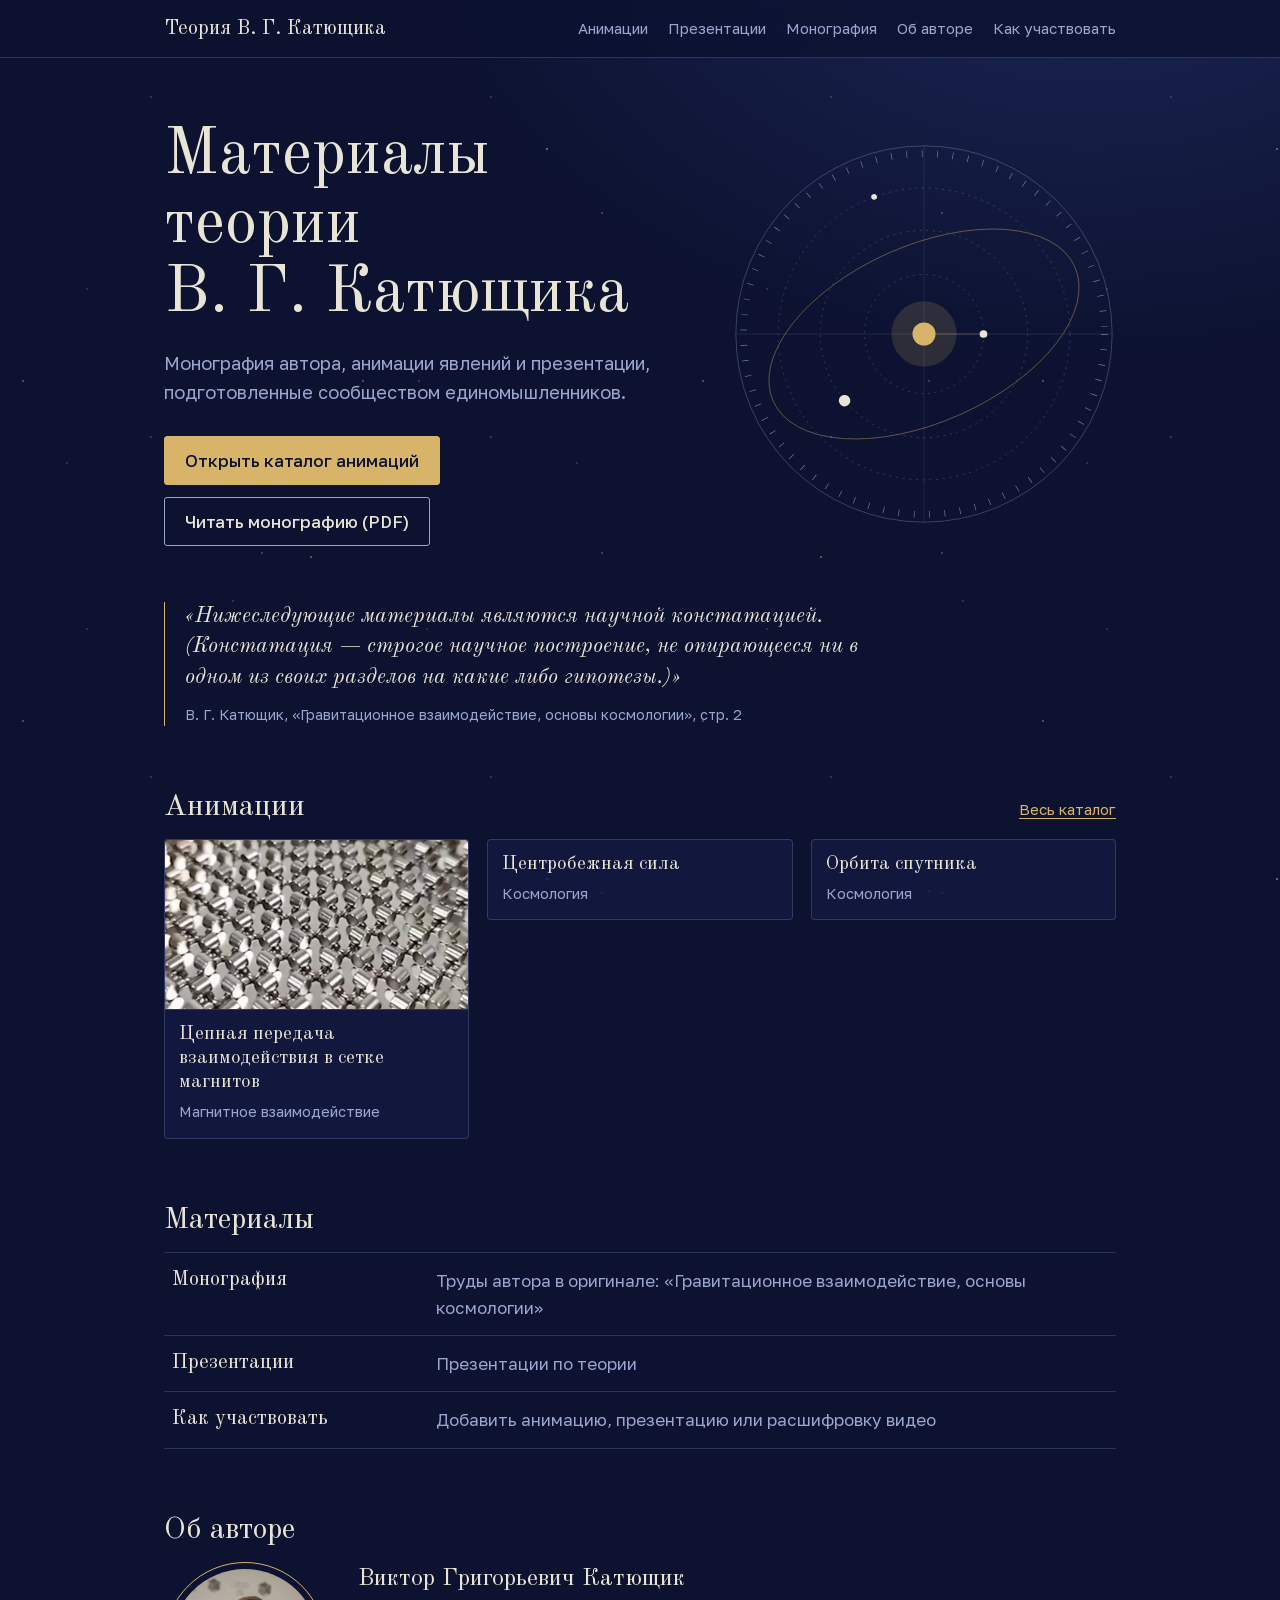
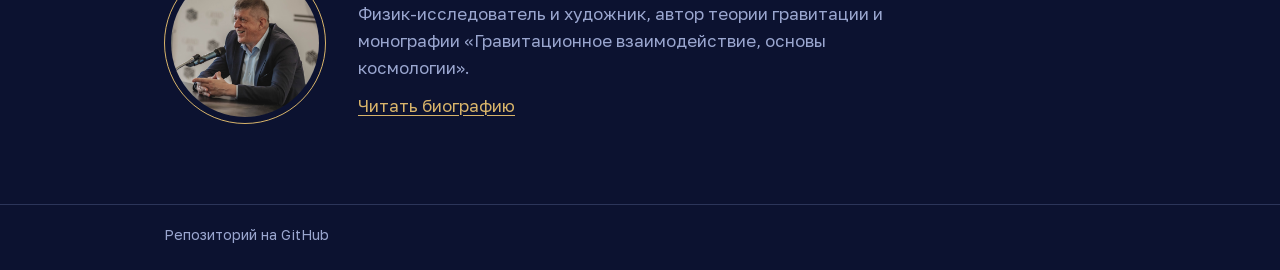
<file: index.html>
<!DOCTYPE html>
<html lang="ru">
<head>
  <meta charset="utf-8">
  <meta name="viewport" content="width=device-width, initial-scale=1">
  <title>Материалы теории В. Г. Катющика</title>
  <meta name="description" content="Монография В. Г. Катющика, анимации явлений и презентации по теории.">
  <link rel="stylesheet" href="animations/shared/style.css">
</head>
<body>
<main>
  <section class="hero">
    <div>
      <h1>Материалы теории В.&nbsp;Г.&nbsp;Катющика</h1>
      <p class="hero-lead">Монография автора, анимации явлений и презентации, подготовленные сообществом единомышленников.</p>
      <div class="actions">
        <a class="button button-primary" href="animations/index.html">Открыть каталог анимаций</a>
        <a class="button" href="sources/monograph/gravitatsionnoe-vzaimodeystvie-osnovy-kosmologii.pdf">Читать монографию (PDF)</a>
      </div>
    </div>
    <div class="hero-figure" aria-hidden="true">
      <!-- Декоративная схема орбит; к положениям теории не относится. -->
      <svg class="orbits" viewBox="-200 -200 400 400" role="presentation">
        <circle class="ring" r="196"/>
        <circle class="ticks" r="188"/>
        <line class="axis" x1="-196" y1="0" x2="196" y2="0"/>
        <line class="axis" x1="0" y1="-196" x2="0" y2="196"/>
        <circle class="path" r="62"/>
        <circle class="path" r="108"/>
        <circle class="path" r="152"/>
        <ellipse class="ellipse" rx="172" ry="92" transform="rotate(-24)"/>
        <circle class="glow" r="34"/>
        <circle class="sun" r="12"/>
        <g class="turn turn-a"><line class="radius" x1="12" y1="0" x2="62" y2="0"/><circle class="body" cx="62" r="4"/></g>
        <g class="turn turn-b"><g transform="rotate(140)"><circle class="body" cx="108" r="6"/></g></g>
        <g class="turn turn-c"><g transform="rotate(250)"><circle class="body" cx="152" r="3"/></g></g>
      </svg>
    </div>
  </section>

  <blockquote class="epigraph">
    <p>«Нижеследующие материалы являются научной констатацией. (Констатация — строгое научное построение, не опирающееся ни в одном из своих разделов на какие либо гипотезы.)»</p>
    <footer>В. Г. Катющик, «Гравитационное взаимодействие, основы космологии», стр. 2</footer>
  </blockquote>

  <section class="section">
    <div class="section-head">
      <h2>Анимации</h2>
      <a href="animations/index.html">Весь каталог</a>
    </div>
    <ul class="cards" id="featured">
      <li><a class="card" href="animations/index.html"><div class="card-body">
        <p class="card-title">Каталог анимаций</p>
        <p class="card-text">Интерактивные и gif-иллюстрации явлений по темам.</p>
      </div></a></li>
    </ul>
  </section>

  <section class="section">
    <div class="section-head"><h2>Материалы</h2></div>
    <ul class="index-list">
      <li><a href="view.html?file=sources/monograph/README.md">
        <span class="index-title">Монография</span>
        <span class="index-note">Труды автора в оригинале: «Гравитационное взаимодействие, основы космологии»</span>
      </a></li>
      <li><a href="view.html?file=presentations/README.md">
        <span class="index-title">Презентации</span>
        <span class="index-note">Презентации по теории</span>
      </a></li>
      <li><a href="view.html?file=CONTRIBUTING.md">
        <span class="index-title">Как участвовать</span>
        <span class="index-note">Добавить анимацию, презентацию или расшифровку видео</span>
      </a></li>
    </ul>
  </section>

  <section class="section">
    <div class="section-head"><h2>Об авторе</h2></div>
    <div class="author">
      <img src="author.jpg" alt="Виктор Григорьевич Катющик" loading="lazy">
      <div>
        <h3>Виктор Григорьевич Катющик</h3>
        <p>Физик-исследователь и художник, автор теории гравитации и монографии «Гравитационное взаимодействие, основы космологии».</p>
        <a href="view.html?file=author.md">Читать биографию</a>
      </div>
    </div>
  </section>
</main>
<script src="animations/shared/site.js"></script>
<script>
// Блок «Анимации»: до трёх явлений из каталога (сначала с картинкой).
(function () {
  var list = document.getElementById('featured');

  function el(tag, className, text) {
    var node = document.createElement(tag);
    if (className) node.className = className;
    if (text) node.textContent = text;
    return node;
  }

  function card(item) {
    var base = 'animations/' + item.path + '/';
    var a = el('a', 'card');
    a.href = base + (item.interactive ? 'index.html' : item.gifs[0]);
    if (item.preview) {
      var preview = el('div', 'card-preview');
      var img = el('img');
      img.src = base + item.preview;
      img.alt = '';
      img.loading = 'lazy';
      preview.appendChild(img);
      a.appendChild(preview);
    }
    var body = el('div', 'card-body');
    body.appendChild(el('p', 'card-title', item.title));
    body.appendChild(el('p', 'card-text', item.topics.join(' / ')));
    a.appendChild(body);
    var li = el('li');
    li.appendChild(a);
    return li;
  }

  fetch('animations/catalog.json')
    .then(function (response) { return response.ok ? response.json() : []; })
    .then(function (items) {
      items = items.filter(function (item) { return item.path.indexOf('examples/') !== 0; });
      if (!items.length) return;
      items.sort(function (a, b) { return Boolean(b.preview) - Boolean(a.preview); });
      list.textContent = '';
      items.slice(0, 3).forEach(function (item) { list.appendChild(card(item)); });
    })
    .catch(function () {});
})();
</script>
</body>
</html>
</file>
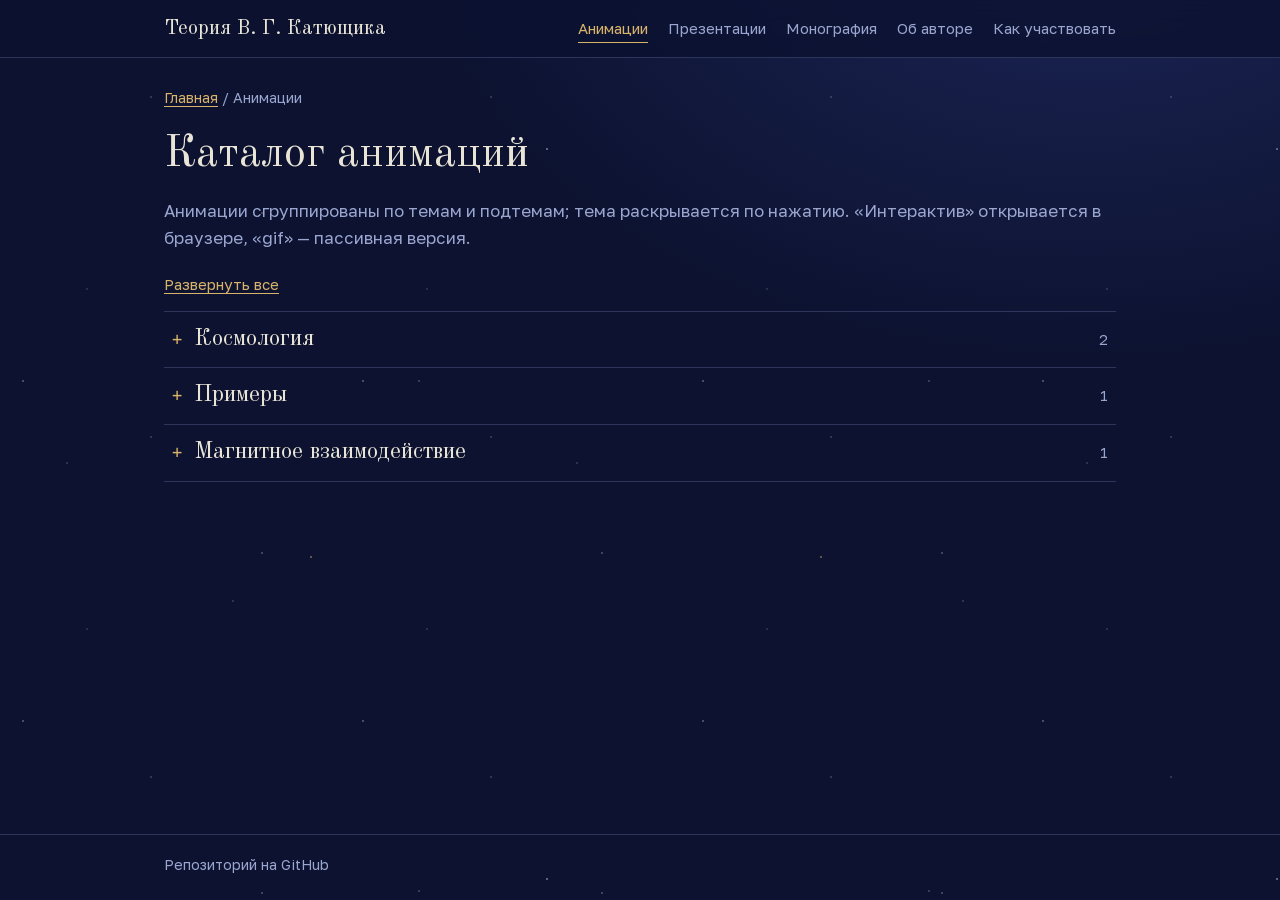
<file: animations/index.html>
<!DOCTYPE html>
<html lang="ru">
<head>
  <meta charset="utf-8">
  <meta name="viewport" content="width=device-width, initial-scale=1">
  <title>Каталог анимаций</title>
  <link rel="stylesheet" href="shared/style.css">
</head>
<body>
<main>
  <p class="breadcrumbs"><a href="../index.html">Главная</a> / Анимации</p>
  <h1>Каталог анимаций</h1>
  <p class="muted">Анимации сгруппированы по темам и подтемам; тема раскрывается по нажатию. «Интерактив» открывается в браузере, «gif» — пассивная версия.</p>
  <div id="catalog"><p class="muted">Загрузка каталога…</p></div>
</main>
<script src="shared/site.js"></script>
<script>
// Каталог читается из catalog.json; файл пересобирается скриптом build-catalog.py.
(function () {
  var root = document.getElementById('catalog');

  function el(tag, className, text) {
    var node = document.createElement(tag);
    if (className) node.className = className;
    if (text) node.textContent = text;
    return node;
  }

  function card(item) {
    var link = el('a', 'card');
    link.href = item.interactive ? item.path + '/index.html' : item.path + '/' + item.gifs[0];

    if (item.preview) {
      var preview = el('div', 'card-preview');
      var img = el('img');
      // Картинка подгружается только при раскрытии темы (см. loadImages).
      img.dataset.src = item.path + '/' + item.preview;
      img.alt = '';
      img.loading = 'lazy';
      preview.appendChild(img);
      link.appendChild(preview);
    }

    var body = el('div', 'card-body');
    body.appendChild(el('p', 'card-title', item.title));
    var badges = el('p', 'card-text');
    if (item.interactive) badges.appendChild(el('span', 'badge badge-interactive', 'интерактив'));
    if (item.gifs.length) badges.appendChild(el('span', 'badge badge-gif', 'gif'));
    body.appendChild(badges);
    link.appendChild(body);

    var li = el('li');
    li.appendChild(link);
    return li;
  }

  function render(items) {
    root.textContent = '';
    if (!items.length) {
      root.appendChild(el('p', 'muted', 'Анимаций пока нет.'));
      return;
    }
    var toggle = el('button', 'toggle-all', 'Развернуть все');
    toggle.type = 'button';
    root.appendChild(toggle);

    // Каждая тема — сворачиваемый блок; по умолчанию свёрнут.
    var groups = [];
    var list;
    var count;
    var topic = null;
    items.forEach(function (item) {
      // Темы могут быть вложенными: «Тема / Подтема».
      var heading = item.topics.join(' / ');
      if (heading !== topic) {
        topic = heading;
        var group = el('details', 'topic');
        var summary = el('summary');
        summary.appendChild(el('span', 'topic-title', topic));
        count = el('span', 'topic-count', '0');
        summary.appendChild(count);
        group.appendChild(summary);
        list = el('ul', 'cards');
        group.appendChild(list);
        group.addEventListener('toggle', function () {
          if (group.open) loadImages(group);
          updateToggle();
        });
        groups.push(group);
        root.appendChild(group);
      }
      list.appendChild(card(item));
      count.textContent = Number(count.textContent) + 1;
    });

    function allOpen() {
      return groups.every(function (group) { return group.open; });
    }

    function updateToggle() {
      toggle.textContent = allOpen() ? 'Свернуть все' : 'Развернуть все';
    }

    toggle.addEventListener('click', function () {
      var open = !allOpen();
      groups.forEach(function (group) { group.open = open; });
    });
  }

  function loadImages(group) {
    group.querySelectorAll('img[data-src]').forEach(function (img) {
      img.src = img.dataset.src;
      img.removeAttribute('data-src');
    });
  }

  fetch('catalog.json')
    .then(function (response) {
      if (!response.ok) throw new Error('HTTP ' + response.status);
      return response.json();
    })
    .then(render)
    .catch(function (error) {
      root.textContent = '';
      root.appendChild(el('p', 'notice',
        'Не удалось загрузить catalog.json (' + error.message + '). ' +
        'Страницу нужно открывать через веб-сервер, а не как локальный файл.'));
    });
})();
</script>
</body>
</html>
</file>
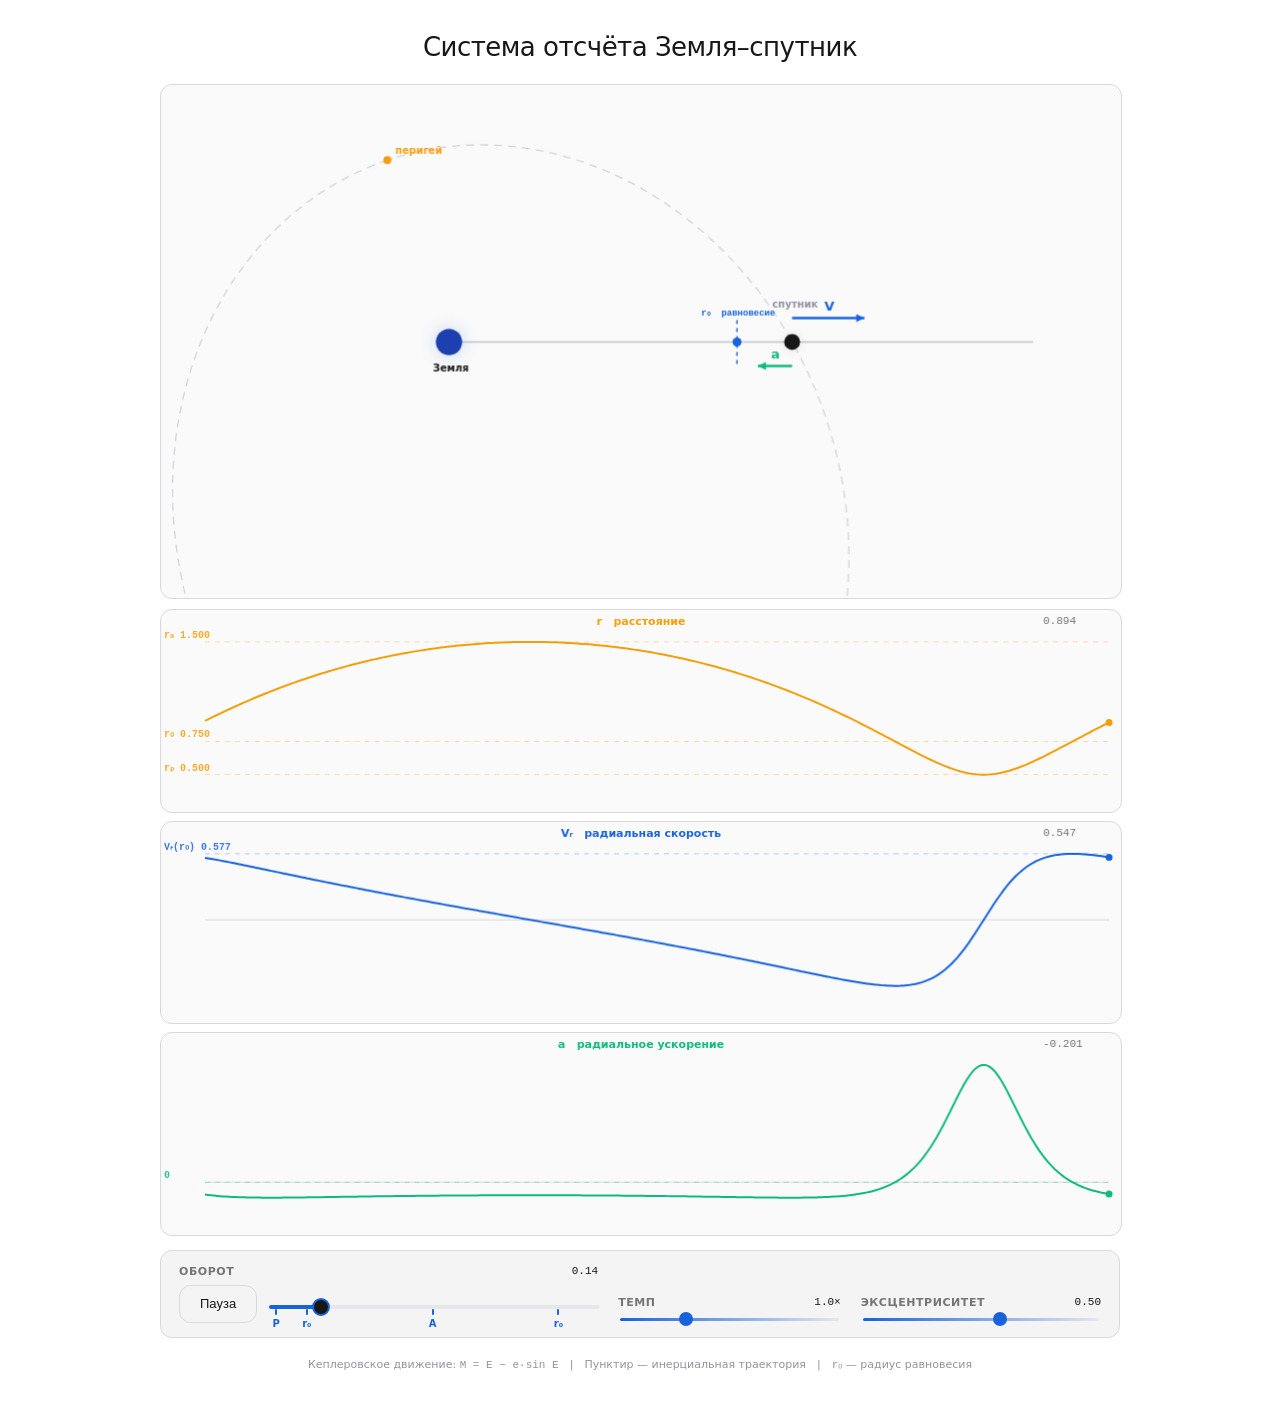
<file: animations/cosmology/satellite-orbit/index.html>
<!DOCTYPE html>
<html lang="ru">
<head>
  <meta charset="utf-8">
  <meta name="viewport" content="width=device-width,initial-scale=1.0">
  <title>Орбита спутника</title>
</head>
<body>
<div id="app">
  <header>
    <h1>Система отсчёта Земля–спутник</h1>
  </header>

  <canvas id="scene" width="900" height="480"></canvas>

  <div class="plots">
    <canvas id="pR" width="560" height="116"></canvas>
    <canvas id="pV" width="560" height="116"></canvas>
    <canvas id="pA" width="560" height="116"></canvas>
  </div>

  <div class="bar">
    <div class="tl">
      <div class="bar-label">Оборот <span class="val mono" id="tlPos">0.00</span></div>
      <div class="tl-row">
        <button id="play" class="play">Пауза</button>
        <div class="tl-wrap">
          <input id="scrub" type="range" min="0" max="1000" step="1" value="0">
          <div class="tl-marks" id="tlMarks"></div>
        </div>
      </div>
    </div>
    <div class="ctl">
      <div class="bar-label">Темп <span class="val mono" id="spVal">1.0×</span></div>
      <input id="sp" type="range" min="0.2" max="3" step="0.1" value="1">
    </div>
    <div class="ctl">
      <div class="bar-label">Эксцентриситет <span class="val mono" id="eVal">0.50</span></div>
      <input id="e" type="range" min="0" max="0.85" step="0.01" value="0.5">
    </div>
  </div>

  <footer class="foot">Кеплеровское движение: <span class="mono">M = E − e·sin E</span> | Пунктир — инерциальная траектория | <span class="mono">r₀</span> — радиус равновесия</footer>
</div>

<style>
  :root{
    --bg:#fff;--panel:#fafafa;--elevated:#f4f4f5;
    --border:#d9d9dd;--ink:#171717;--dim:#93939f;--muted:#757575;
    --accent:#1863dc;
  }
  #app{
    font-family:system-ui,-apple-system,'Segoe UI',Roboto,sans-serif;color:var(--ink);
    background:var(--bg);padding:24px 20px;max-width:960px;margin:0 auto}
  h1{font-family:system-ui,-apple-system,'Segoe UI',Roboto,sans-serif;font-size:26px;font-weight:500;
    margin:0 0 22px;letter-spacing:-0.02em;text-align:center;color:var(--ink)}
  .mono{font-family:ui-monospace,SFMono-Regular,Menlo,Consolas,monospace;font-weight:400}
  .foot{font-size:11px;font-weight:400;color:var(--dim);line-height:1.6;margin-top:18px;text-align:center}

  /* ---- Control bar ---- */
  .bar{display:flex;flex-wrap:wrap;gap:14px 20px;align-items:end;
    background:var(--elevated);border:1px solid var(--border);
    border-radius:12px;padding:14px 18px;margin-top:14px}
  .bar>*{min-width:0}
  .bar-label{font-size:11px;font-weight:600;color:var(--muted);
    text-transform:uppercase;letter-spacing:0.05em;
    display:flex;justify-content:space-between;margin-bottom:7px}
  .bar-label .val{color:var(--ink);font-weight:500;text-transform:none;letter-spacing:0}
  .ctl{display:flex;flex-direction:column;min-width:110px;flex:1 1 auto}
  .tl{display:flex;flex-direction:column;flex:2 1 240px}
  .tl-row{display:flex;align-items:center;gap:10px}

  /* ---- Scrubber ---- */
  .tl-wrap{position:relative;flex:1}
  .tl-wrap input{width:100%}
  .tl #scrub{height:4px;border-radius:2px;
    background:linear-gradient(90deg,var(--accent) 0%,var(--accent) var(--prog,0%),#e5e7eb var(--prog,0%))}
  .tl #scrub::-webkit-slider-thumb{-webkit-appearance:none;width:18px;height:18px;border-radius:50%;
    background:var(--ink);cursor:grab;border:2px solid var(--accent)}
  .tl #scrub::-moz-range-thumb{width:18px;height:18px;border-radius:50%;background:var(--ink);cursor:grab;border:2px solid var(--accent)}
  .tl-marks{position:absolute;left:9px;right:9px;top:50%;bottom:0;pointer-events:none;z-index:0}
  .tl-wrap input{position:relative;z-index:1}
  .tl-mark{position:absolute;top:5px;width:2px;height:6px;background:var(--accent);border-radius:1px;transform:translateX(-50%)}
  .tlabel{position:absolute;top:14px;font-size:10px;font-weight:600;color:var(--accent);white-space:nowrap;transform:translateX(-50%)}

  /* ---- Range inputs ---- */
  input[type=range]{-webkit-appearance:none;appearance:none;height:3px;border-radius:2px;
    background:linear-gradient(90deg,var(--accent),#e5e7eb);outline:none}
  input[type=range]::-webkit-slider-thumb{-webkit-appearance:none;width:14px;height:14px;border-radius:50%;
    background:var(--accent);cursor:pointer}
  input[type=range]::-moz-range-thumb{width:14px;height:14px;border-radius:50%;background:var(--accent);cursor:pointer;border:none}

  /* ---- Play button ---- */
  .play{background:transparent;color:var(--ink);border:1px solid var(--border);
    border-radius:12px;padding:9px 20px;font-weight:500;font-size:13px;cursor:pointer;
    height:38px;white-space:nowrap;outline:none;user-select:none;
    -webkit-tap-highlight-color:transparent;
    transition:color .15s,border-color .15s,background .15s}
  .play:hover{color:var(--accent);border-color:var(--accent)}
  .play:focus-visible{box-shadow:0 0 0 2px var(--bg),0 0 0 4px var(--accent)}
  .play:active{background:var(--accent);color:#fff}
  .play.paused{color:var(--dim)}
  .play.paused:hover{color:var(--accent)}

  /* ---- Canvases ---- */
  canvas{display:block;width:100%;height:auto;background:var(--panel);
    border:1px solid var(--border);border-radius:12px}
  #scene{margin-bottom:10px}
  .plots{display:flex;flex-direction:column;gap:8px}
  .plots canvas{flex-shrink:0}

  @media(max-width:700px){
    #app{padding:14px}h1{font-size:20px}
    .bar{gap:12px;padding:14px 12px;margin-top:12px}
    .ctl{min-width:0;flex:1 1 100%}.tl{flex:1 1 100%}.tl-wrap{order:-1}
    .bar-label{font-size:12px}.tlabel{font-size:11px}
    input[type=range]{height:5px}
    input[type=range]::-webkit-slider-thumb{width:18px;height:18px}
    input[type=range]::-moz-range-thumb{width:18px;height:18px}
    .tl #scrub{height:6px}
    .tl #scrub::-webkit-slider-thumb{width:22px;height:22px}
    .tl #scrub::-moz-range-thumb{width:22px;height:22px}
  }
</style>

<script>
(function(){
  const $=id=>document.getElementById(id), TAU=Math.PI*2;
  const mu=1, a=1;
  let e=0.5, speed=1, playing=true, M=0;
  const Tper=TAU*Math.sqrt(a*a*a/mu), n=TAU/Tper;
  let scrubbing=false;

  let DPR=1;
  function setupHiDPI(){
    DPR=window.devicePixelRatio||1;
    document.querySelectorAll('canvas').forEach(c=>{
      const r=c.getBoundingClientRect();
      c._lw=r.width; c._lh=r.height;
      c.width=r.width*DPR; c.height=r.height*DPR;
      c.getContext('2d').setTransform(DPR,0,0,DPR,0,0);
    });
  }
  setupHiDPI();
  window.addEventListener('resize',()=>{setupHiDPI();renderAt();});
  window.addEventListener('orientationchange',()=>{setTimeout(()=>{setupHiDPI();renderAt();},100);});
  requestAnimationFrame(() => { setupHiDPI(); renderAt(); requestAnimationFrame(frame); });

  const HN=300;
  function windowSeries(Mnow){
    const out={r:[],v:[],a:[]};
    for(let i=0;i<HN;i++){
      const frac=(i-(HN-1))/HN;
      const Mi=Mnow+frac*TAU;
      const s=state(Mi);
      out.r.push(s.r);out.v.push(s.vr);out.a.push(s.arad);
    }
    return out;
  }

  let _extE=null,_ext=null;
  function orbitExtremes(){
    if(_extE===e && _ext) return _ext;
    let vrMax=0,aMax=0;
    for(let i=0;i<360;i++){
      const s=state(i/360*TAU);
      if(Math.abs(s.vr)>vrMax)vrMax=Math.abs(s.vr);
      if(Math.abs(s.arad)>aMax)aMax=Math.abs(s.arad);
    }
    _extE=e; _ext={vrMax,aMax};
    return _ext;
  }

  $('e').oninput=ev=>{e=+ev.target.value;$('eVal').textContent=e.toFixed(2);updateScrubMarks();renderAt();};
  $('sp').oninput=ev=>{speed=+ev.target.value;$('spVal').textContent=speed.toFixed(1)+'×';};
  $('play').onclick=()=>{playing=!playing;$('play').textContent=playing?'Пауза':'Пуск';$('play').classList.toggle('paused',!playing);};

  const scrub=$('scrub');
  function syncScrubFromM(){
    const frac=(((M%TAU)+TAU)%TAU)/TAU;
    scrub.value=Math.round(frac*1000);
    $('tlPos').textContent=frac.toFixed(2);
    scrub.style.setProperty('--prog',(frac*100).toFixed(1)+'%');
  }
  scrub.addEventListener('input',()=>{
    scrubbing=true;M=(+scrub.value/1000)*TAU;
    $('tlPos').textContent=(+scrub.value/1000).toFixed(2);
    scrub.style.setProperty('--prog',(+scrub.value/10).toFixed(1)+'%');
    renderAt();
  });
  scrub.addEventListener('change',()=>{scrubbing=false;});

  function updateScrubMarks(){
    const m=$('tlMarks'); m.innerHTML='';
    const E1=2*Math.atan(Math.sqrt((1-e)/(1+e)));
    const M1=E1-e*Math.sin(E1);
    const pos1=((M1%TAU+TAU)%TAU)/TAU*1000;
    [{pos:0,l:'P'},{pos:pos1,l:'r₀'},{pos:500,l:'A'},{pos:1000-pos1,l:'r₀'}].forEach(({pos,l})=>{
      const d=document.createElement('div');d.className='tl-mark';
      d.style.left=(pos/10).toFixed(1)+'%';m.appendChild(d);
      const t=document.createElement('div');t.className='tlabel';
      t.style.left=(pos/10).toFixed(1)+'%';t.textContent=l;m.appendChild(t);
    });
  }
  updateScrubMarks();

  function solveE(M){M=((M%TAU)+TAU)%TAU;let E=e<0.8?M:Math.PI;
    for(let k=0;k<60;k++){const f=E-e*Math.sin(E)-M,fp=1-e*Math.cos(E);const d=f/fp;E-=d;if(Math.abs(d)<1e-13)break;}return E;}

  function state(M){
    const E=solveE(M);
    const r=a*(1-e*Math.cos(E));
    const h=Math.sqrt(mu*a*(1-e*e));
    const dEdt=n/(1-e*Math.cos(E));
    const vr=a*e*Math.sin(E)*dEdt;
    const arad=-mu/(r*r)+h*h/(r*r*r);
    const nu=Math.atan2(Math.sqrt(1-e*e)*Math.sin(E),Math.cos(E)-e);
    return {E,r,h,vr,arad,nu};
  }
  const rp=()=>a*(1-e), ra=()=>a*(1+e);

  // ---- Scene colour constants ----
  const CL_ORBIT='#d4d4d8', CL_TICK='#d9d9dd', CL_AXIS='#c5c5ca', CL_PERI='#f59e0b';
  const CL_PERI_FONT='600 10px system-ui,sans-serif';
  const CL_R0='#1863dc', CL_R0_FONT='600 9px ui-monospace,Menlo,Consolas,monospace';
  const CL_EARTH='#1863dc', CL_EARTH_GLOW='rgba(24,99,220,0.25)', CL_EARTH_INNER='#1e40af';
  const CL_EARTH_LABEL='#171717', CL_EARTH_FONT='600 10px system-ui,sans-serif';
  const CL_MUTED='#93939f', CL_V0_FONT='600 10px ui-monospace,Menlo,Consolas,monospace';
  const CL_V='#1863dc', CL_A='#10b981';
  const CL_SAT='#171717', CL_SAT_GLOW='rgba(0,0,0,0.12)', CL_SAT_LABEL='#93939f';
  const CL_SAT_FONT='600 10px system-ui,sans-serif';
  const CL_PLOT_R='#f59e0b', CL_PLOT_V='#1863dc', CL_PLOT_A='#10b981';
  const PLOT_LABEL_FONT='600 11px system-ui,sans-serif', PLOT_VAL='#757575';
  const PLOT_VAL_FONT='500 11px ui-monospace,Menlo,Consolas,monospace', PLOT_ZERO='#d9d9dd';
  const REF_FONT='600 10px ui-monospace,Menlo,Consolas,monospace';
  const ARROW_FONT='600 13px system-ui,sans-serif';

  function drawScene(s){
    const c=$('scene'),ctx=c.getContext('2d'),W=c._lw,Hh=c._lh;
    ctx.clearRect(0,0,W,Hh);
    const earthX=W*0.30, axisY=Hh*0.5;
    const sc=(W*0.60)/ra();
    const satX=earthX+s.r*sc;

    const bsemi=a*Math.sqrt(1-e*e);
    ctx.save();
    ctx.translate(earthX, axisY);
    ctx.rotate(-s.nu);
    const ep=t=>[(a*Math.cos(t)-a*e)*sc,-(bsemi*Math.sin(t))*sc];

    ctx.strokeStyle=CL_ORBIT;ctx.lineWidth=1.3;ctx.setLineDash([8,6]);
    ctx.beginPath();
    for(let i=0;i<=160;i++){const t=i/160*TAU;i?ctx.lineTo(...ep(t)):ctx.moveTo(...ep(t));}
    ctx.stroke();ctx.setLineDash([]);

    [[rp(),1],[-ra(),-1]].forEach(([r])=>{
      ctx.strokeStyle=CL_TICK;ctx.setLineDash([2,4]);ctx.lineWidth=1;
      ctx.beginPath();ctx.moveTo(r*sc,-14);ctx.lineTo(r*sc,14);ctx.stroke();ctx.setLineDash([]);
    });
    ctx.restore();

    ctx.strokeStyle=CL_AXIS;ctx.lineWidth=1.5;
    ctx.beginPath();ctx.moveTo(earthX,axisY);ctx.lineTo(earthX+ra()*sc+8,axisY);ctx.stroke();

    const periX=earthX+rp()*sc*Math.cos(s.nu);
    const periY=axisY-rp()*sc*Math.sin(s.nu);
    const apoX=earthX-ra()*sc*Math.cos(s.nu);
    const apoY=axisY+ra()*sc*Math.sin(s.nu);
    ctx.fillStyle=CL_PERI;
    ctx.beginPath();ctx.arc(periX,periY,4,0,TAU);ctx.fill();
    ctx.beginPath();ctx.arc(apoX,apoY,4,0,TAU);ctx.fill();
    ctx.font=CL_PERI_FONT;ctx.fillStyle=CL_PERI;
    ctx.fillText('перигей',periX+8,periY-6);
    ctx.fillText('апогей',apoX-42,apoY+17);

    const r0=s.h*s.h/mu;
    const r0X=earthX+r0*sc;
    ctx.fillStyle=CL_R0;ctx.strokeStyle=CL_R0;
    ctx.setLineDash([4,4]);ctx.lineWidth=1.4;
    ctx.beginPath();ctx.moveTo(r0X,axisY-22);ctx.lineTo(r0X,axisY+22);ctx.stroke();ctx.setLineDash([]);
    ctx.beginPath();ctx.arc(r0X,axisY,4.5,0,TAU);ctx.fill();
    ctx.font=CL_R0_FONT;ctx.fillStyle=CL_R0;
    ctx.fillText('r₀  равновесие',r0X-36,axisY-26);

    ctx.fillStyle=CL_EARTH;ctx.shadowColor=CL_EARTH_GLOW;ctx.shadowBlur=18;
    ctx.beginPath();ctx.arc(earthX,axisY,13,0,TAU);ctx.fill();ctx.shadowBlur=0;
    ctx.fillStyle=CL_EARTH_INNER;ctx.beginPath();ctx.arc(earthX,axisY,13,0,TAU);ctx.fill();
    ctx.fillStyle=CL_EARTH_LABEL;ctx.font=CL_EARTH_FONT;
    ctx.fillText('Земля',earthX-16,axisY+30);

    const ext=orbitExtremes();
    const AMIN=16,ASPAN=58,ZERO=1e-4;
    const arrowLen=(mag,maxv)=>AMIN+Math.sqrt(Math.min(mag/maxv,1))*ASPAN;

    const vmag=Math.abs(s.vr),vdir=Math.sign(s.vr)||1;
    if(ext.vrMax>ZERO&&vmag/ext.vrMax>0.012){
      arrow(ctx,satX,axisY-24,satX+vdir*arrowLen(vmag,ext.vrMax),axisY-24,CL_V,'V');
    }else{ctx.fillStyle=CL_MUTED;ctx.font=CL_V0_FONT;ctx.fillText('V≈0',satX-12,axisY-28);}

    const amag=Math.abs(s.arad),adir=Math.sign(s.arad)||1;
    if(ext.aMax>ZERO&&amag/ext.aMax>0.012){
      arrow(ctx,satX,axisY+24,satX+adir*arrowLen(amag,ext.aMax),axisY+24,CL_A,'a');
    }else{ctx.fillStyle=CL_MUTED;ctx.font=CL_V0_FONT;ctx.fillText('a≈0',satX-12,axisY+42);}

    ctx.fillStyle=CL_SAT;ctx.shadowColor=CL_SAT_GLOW;ctx.shadowBlur=12;
    ctx.beginPath();ctx.arc(satX,axisY,8,0,TAU);ctx.fill();ctx.shadowBlur=0;
    ctx.fillStyle=CL_SAT_LABEL;ctx.font=CL_SAT_FONT;
    ctx.fillText('спутник',satX-20,axisY-34);

    return {satX,earthX,axisY};
  }

  function arrow(ctx,x1,y1,x2,y2,color,txt){
    ctx.strokeStyle=color;ctx.fillStyle=color;ctx.lineWidth=2.6;
    ctx.beginPath();ctx.moveTo(x1,y1);ctx.lineTo(x2,y2);ctx.stroke();
    const ang=Math.atan2(y2-y1,x2-x1),hl=9;
    ctx.beginPath();ctx.moveTo(x2,y2);
    ctx.lineTo(x2-hl*Math.cos(ang-0.45),y2-hl*Math.sin(ang-0.45));
    ctx.lineTo(x2-hl*Math.cos(ang+0.45),y2-hl*Math.sin(ang+0.45));
    ctx.closePath();ctx.fill();
    ctx.font=ARROW_FONT;ctx.fillText(txt,(x1+x2)/2-4,y1-7);
  }

  function plot(id,arr,color,label){
    const c=$(id),ctx=c.getContext('2d'),W=c._lw,Hh=c._lh;
    ctx.clearRect(0,0,W,Hh);
    if(arr.length<2)return;
    let mn=Math.min(...arr),mx=Math.max(...arr);
    if(mx-mn<1e-9){mx+=1;mn-=1;}
    const pd=(mx-mn)*0.15;mn-=pd;mx+=pd;
    const X=i=>44+i/(HN-1)*(W-56);
    const Y=v=>Hh-18-(v-mn)/(mx-mn)*(Hh-30);
    ctx.fillStyle=color;ctx.font=PLOT_LABEL_FONT;
    const tw=ctx.measureText(label).width;ctx.fillText(label,(W-tw)/2,15);
    if(mn<0&&mx>0){ctx.strokeStyle=PLOT_ZERO;ctx.lineWidth=1;
      ctx.beginPath();ctx.moveTo(44,Y(0));ctx.lineTo(W-12,Y(0));ctx.stroke();}
    ctx.strokeStyle=color;ctx.lineWidth=2;ctx.beginPath();
    arr.forEach((v,i)=>{const xx=X(i+(HN-arr.length)),yy=Y(v);i?ctx.lineTo(xx,yy):ctx.moveTo(xx,yy);});
    ctx.stroke();
    const li=arr.length-1,lx=X(li+(HN-arr.length)),ly=Y(arr[li]);
    ctx.fillStyle=color;ctx.beginPath();ctx.arc(lx,ly,3.5,0,TAU);ctx.fill();
    ctx.fillStyle=PLOT_VAL;ctx.font=PLOT_VAL_FONT;
    ctx.fillText(arr[li].toFixed(3),W-78,14);
  }

  function refLines(id,arr,color,refs){
    const c=$(id),ctx=c.getContext('2d'),W=c._lw,Hh=c._lh;
    if(arr.length<2)return;
    let mn=Math.min(...arr),mx=Math.max(...arr);
    if(mx-mn<1e-9){mx+=1;mn-=1;}
    const pd=(mx-mn)*0.15;mn-=pd;mx+=pd;
    const Y=v=>Hh-18-(v-mn)/(mx-mn)*(Hh-30);
    refs.forEach(([val,label])=>{
      if(val<mn||val>mx)return;
      const y=Y(val);
      ctx.strokeStyle=color;ctx.globalAlpha=0.45;ctx.lineWidth=0.7;ctx.setLineDash([5,5]);
      ctx.beginPath();ctx.moveTo(44,y);ctx.lineTo(W-12,y);ctx.stroke();ctx.setLineDash([]);
      ctx.globalAlpha=0.85;ctx.fillStyle=color;ctx.font=REF_FONT;
      ctx.fillText(label,3,y-4);
      ctx.globalAlpha=1;
    });
  }

  function renderAt(){
    const s=state(M);
    drawScene(s);
    const W=windowSeries(M);
    plot('pR',W.r,CL_PLOT_R,'r   расстояние');
    plot('pV',W.v,CL_PLOT_V,'Vᵣ   радиальная скорость');
    plot('pA',W.a,CL_PLOT_A,'a   радиальное ускорение');
    const rpVal=rp(),raVal=ra(),r0Val=s.h*s.h/mu;
    refLines('pR',W.r,CL_PLOT_R,[[rpVal,`rₚ ${rpVal.toFixed(3)}`],[r0Val,`r₀ ${r0Val.toFixed(3)}`],[raVal,`rₐ ${raVal.toFixed(3)}`]]);
    const V0=s.h?mu*e/s.h:0;
    refLines('pV',W.v,CL_PLOT_V,[[V0,`Vᵣ(r₀) ${V0.toFixed(3)}`]]);
    refLines('pA',W.a,CL_PLOT_A,[[0,'0']]);
  }

  let last=performance.now();
  function frame(now){
    const dt=Math.min((now-last)/1000,0.05);last=now;
    if(playing&&!scrubbing){M+=n*dt*speed*0.65;syncScrubFromM();renderAt();}
    requestAnimationFrame(frame);
  }
})();
</script>
</body>
</html>
</file>
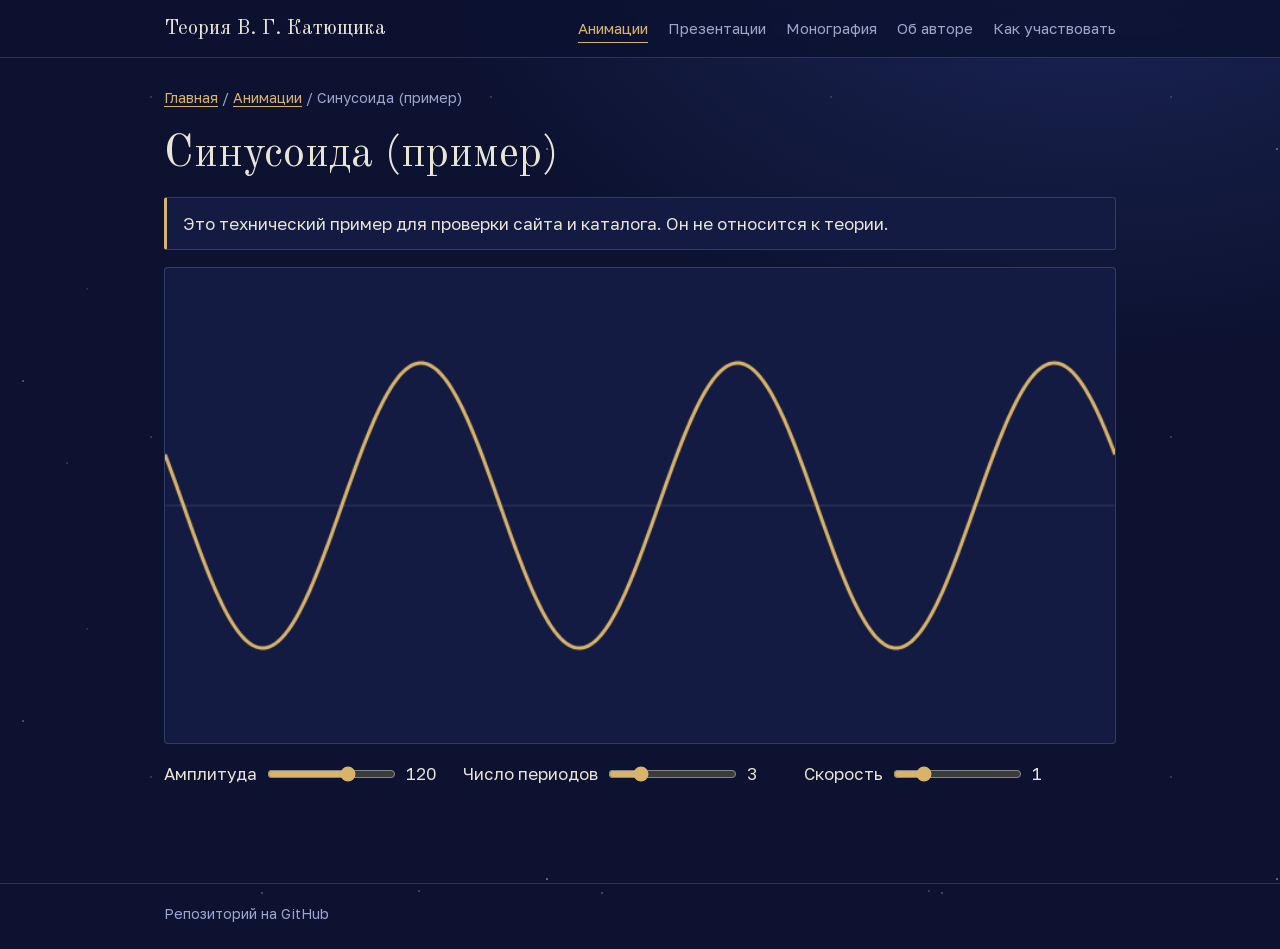
<file: animations/examples/sine-wave/index.html>
<!DOCTYPE html>
<html lang="ru">
<head>
  <meta charset="utf-8">
  <meta name="viewport" content="width=device-width, initial-scale=1">
  <title>Синусоида (пример)</title>
  <link rel="stylesheet" href="../../shared/style.css">
</head>
<body>
<main>
  <p class="breadcrumbs"><a href="../../../index.html">Главная</a> / <a href="../../index.html">Анимации</a> / Синусоида (пример)</p>
  <h1>Синусоида (пример)</h1>
  <p class="notice">Это технический пример для проверки сайта и каталога. Он не относится к теории.</p>

  <canvas id="stage" class="stage" width="800" height="400"></canvas>

  <div class="controls">
    <label>Амплитуда
      <input id="amplitude" type="range" min="10" max="180" step="1" value="120">
      <output id="amplitude-value">120</output>
    </label>
    <label>Число периодов
      <input id="periods" type="range" min="1" max="10" step="1" value="3">
      <output id="periods-value">3</output>
    </label>
    <label>Скорость
      <input id="speed" type="range" min="0" max="5" step="0.5" value="1">
      <output id="speed-value">1</output>
    </label>
  </div>
</main>
<script src="../../shared/site.js"></script>
<script src="script.js"></script>
</body>
</html>
</file>
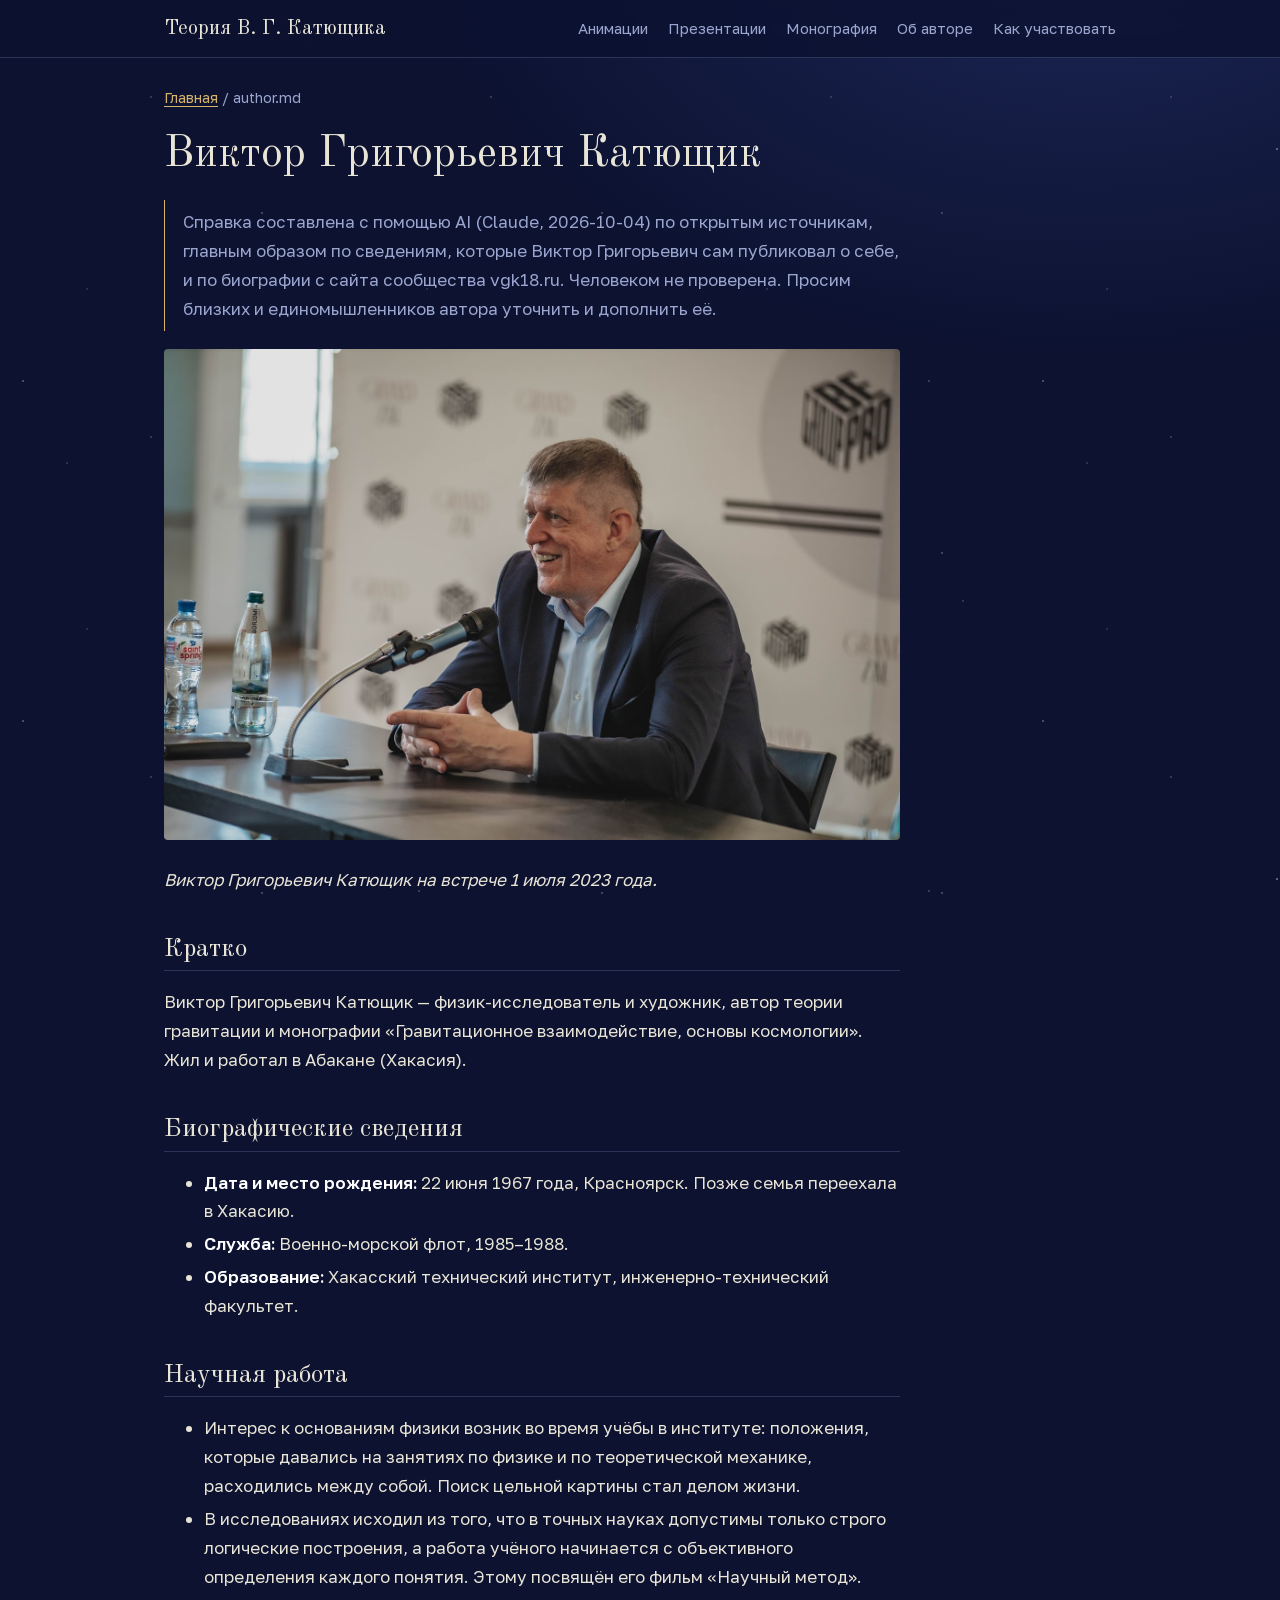
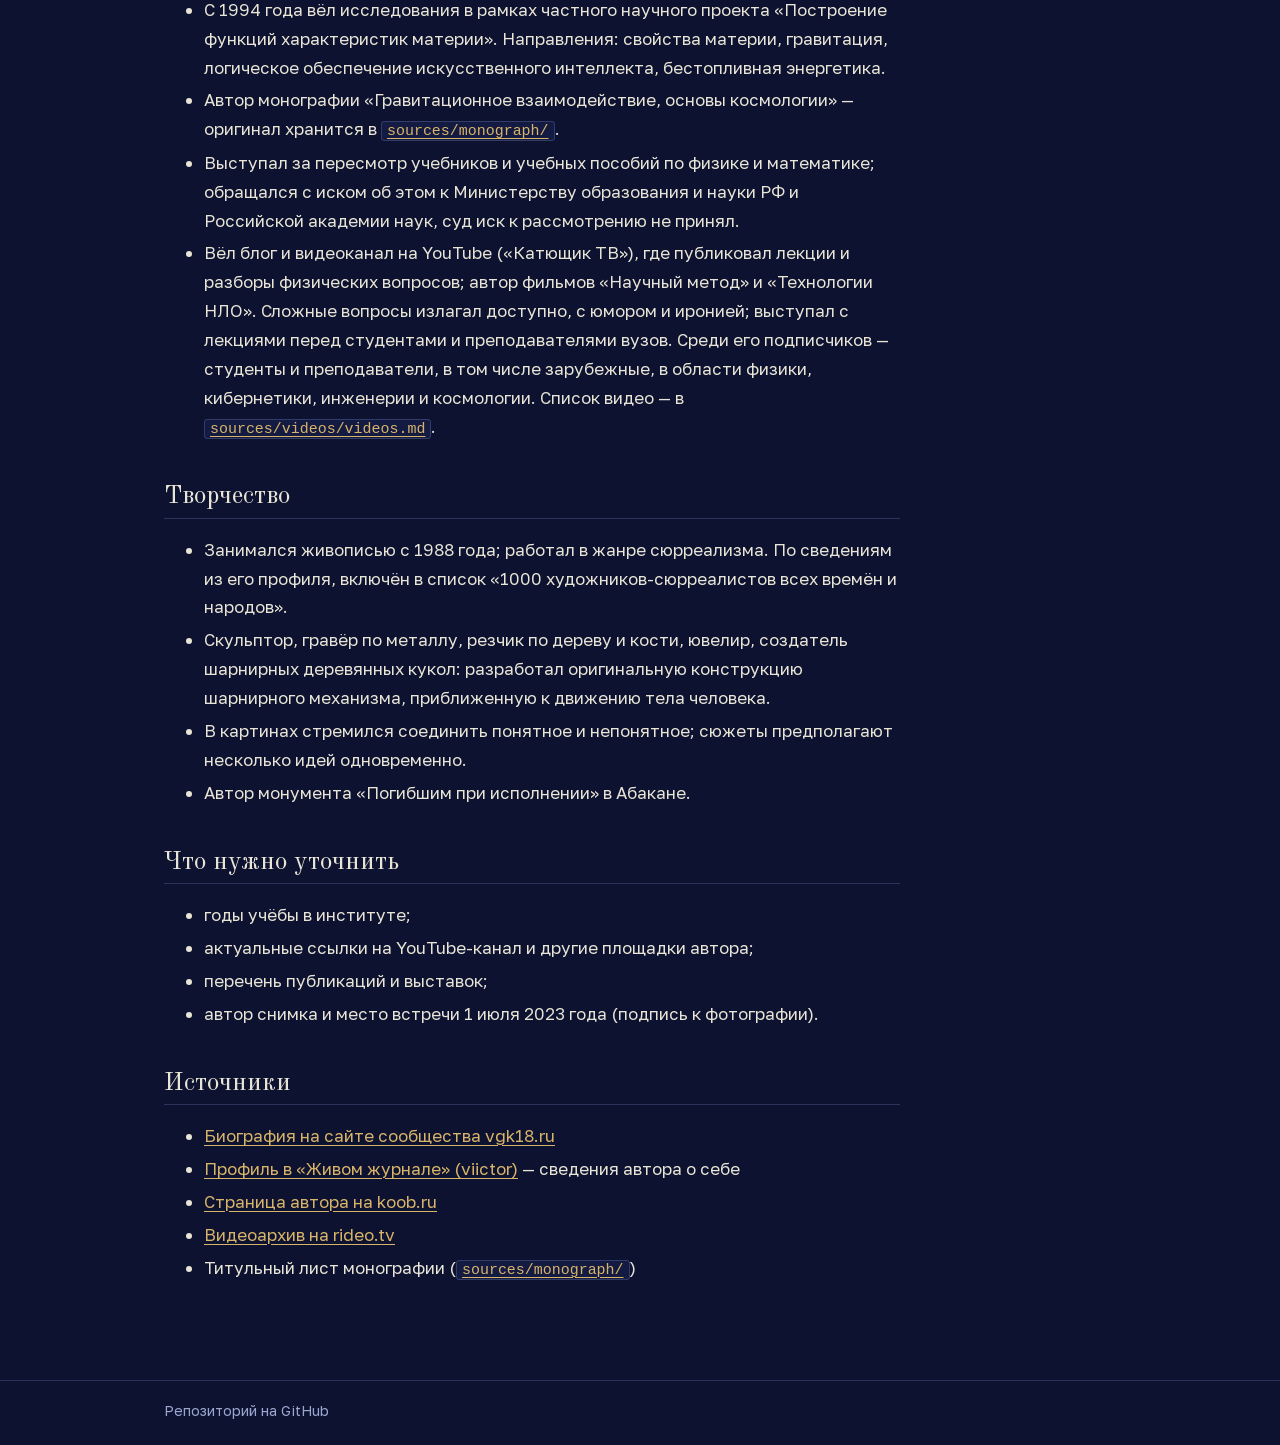
<file: view.html>
<!DOCTYPE html>
<html lang="ru">
<head>
  <meta charset="utf-8">
  <meta name="viewport" content="width=device-width, initial-scale=1">
  <title>Просмотр документа</title>
  <link rel="stylesheet" href="animations/shared/style.css">
  <link rel="stylesheet" href="animations/shared/vendor/katex/katex.min.css">
</head>
<body>
<main>
  <p class="breadcrumbs" id="breadcrumbs"><a href="index.html">Главная</a></p>
  <article class="doc" id="doc"><p class="muted">Загрузка…</p></article>
</main>
<script src="animations/shared/site.js"></script>
<script src="animations/shared/vendor/marked/marked.min.js"></script>
<script src="animations/shared/vendor/katex/katex.min.js"></script>
<script>
// Просмотрщик документов сайта: view.html?file=<путь от корня>.
// Показывает только документы из списка PUBLIC; ссылки на остальные md-файлы
// (рабочие материалы) ведут в репозиторий на GitHub.
// Markdown разбирает marked, формулы LaTeX ($...$, $$...$$) отрисовывает KaTeX.
(function () {
  var doc = document.getElementById('doc');
  var rootURL = new URL('.', location.href);
  var PUBLIC = [/^author\.md$/, /^CONTRIBUTING\.md$/, /^presentations\/.+\.md$/, /^sources\/monograph\/README\.md$/];
  var file = new URLSearchParams(location.search).get('file') || 'author.md';
  var fileURL = new URL(file, rootURL);

  function fail(message) {
    doc.textContent = '';
    var p = document.createElement('p');
    p.className = 'notice';
    p.textContent = message;
    doc.appendChild(p);
  }

  function inside(url) {
    return url.origin === location.origin && url.pathname.indexOf(rootURL.pathname) === 0;
  }

  // Путь от корня сайта, в читаемом виде.
  function relative(url) {
    return decodeURIComponent(url.pathname.slice(rootURL.pathname.length));
  }

  function isPublic(path) {
    return PUBLIC.some(function (rule) { return rule.test(path); });
  }

  function repoLink(path, hash) {
    return window.siteRepo + '/blob/main/' + encodeURI(path) + (hash || '');
  }

  function viewerLink(path, hash) {
    return 'view.html?file=' + encodeURIComponent(path).replace(/%2F/g, '/') + (hash || '');
  }

  // Формулы вынимаются до разбора Markdown, чтобы он не испортил «_» и «\».
  function protectMath(source, formulas) {
    function hold(tex, display) {
      formulas.push({ tex: tex, display: display });
      return 'KATEXPH' + (formulas.length - 1) + 'END';
    }
    return source.split(/(```[\s\S]*?```|`[^`\n]*`)/g).map(function (part, index) {
      if (index % 2) return part; // код не трогаем
      return part
        .replace(/\$\$([\s\S]+?)\$\$/g, function (m, tex) { return hold(tex, true); })
        .replace(/\\\[([\s\S]+?)\\\]/g, function (m, tex) { return hold(tex, true); })
        .replace(/\\\((.+?)\\\)/g, function (m, tex) { return hold(tex, false); })
        .replace(/\$([^\s$](?:[^$\n]*[^\s$])?)\$/g, function (m, tex) { return hold(tex, false); });
    }).join('');
  }

  function restoreMath(html, formulas) {
    return html.replace(/KATEXPH(\d+)END/g, function (m, index) {
      var formula = formulas[Number(index)];
      return katex.renderToString(formula.tex, { displayMode: formula.display, throwOnError: false });
    });
  }

  function splitFrontMatter(source) {
    var match = /^---\r?\n([\s\S]*?)\r?\n---\r?\n/.exec(source);
    return match ? { meta: match[1], body: source.slice(match[0].length) } : { meta: null, body: source };
  }

  // Относительные ссылки и картинки пересчитываются от папки документа.
  function fixLinks() {
    doc.querySelectorAll('a[href]').forEach(function (a) {
      var raw = a.getAttribute('href');
      if (raw.charAt(0) === '#') return;
      if (/^[a-z][a-z0-9+.-]*:/i.test(raw)) { a.rel = 'noopener'; return; }
      var url = new URL(raw, fileURL);
      if (!inside(url)) return;
      var path = relative(url);
      if (path === '' || /\/$/.test(path)) path += 'README.md'; // ссылка на папку
      if (isPublic(path)) {
        a.setAttribute('href', viewerLink(path, url.hash));
      } else if (/\.(md|txt)$/i.test(path)) {
        a.setAttribute('href', repoLink(path, url.hash)); // рабочий файл — в репозитории
        a.rel = 'noopener';
      } else {
        a.setAttribute('href', path + url.search + url.hash);
      }
    });
    doc.querySelectorAll('img[src]').forEach(function (img) {
      var raw = img.getAttribute('src');
      if (/^[a-z][a-z0-9+.-]*:/i.test(raw)) return;
      var url = new URL(raw, fileURL);
      if (inside(url)) img.setAttribute('src', relative(url));
    });
  }

  function breadcrumbs(path) {
    var holder = document.getElementById('breadcrumbs');
    var parts = path.split('/');
    var folder = '';
    parts.forEach(function (part, index) {
      holder.appendChild(document.createTextNode(' / '));
      if (index < parts.length - 1) {
        folder += part + '/';
        var crumb = document.createElement('span');
        crumb.textContent = part;
        holder.appendChild(crumb);
        linkIfExists(crumb, folder + 'README.md');
      } else {
        holder.appendChild(document.createTextNode(part));
      }
    });
  }

  // Папка в «хлебных крошках» становится ссылкой, если в ней есть README.md.
  function linkIfExists(crumb, readme) {
    if (!isPublic(readme)) return;
    fetch(new URL(readme, rootURL), { method: 'HEAD' }).then(function (response) {
      if (!response.ok) return;
      var a = document.createElement('a');
      a.href = viewerLink(readme);
      a.textContent = crumb.textContent;
      crumb.replaceWith(a);
    }).catch(function () {});
  }

  function render(source, path) {
    var parts = splitFrontMatter(source);
    var formulas = [];
    var html = marked.parse(protectMath(parts.body, formulas), { gfm: true });
    doc.innerHTML = restoreMath(html, formulas);

    if (parts.meta) {
      var details = document.createElement('details');
      details.className = 'meta';
      var summary = document.createElement('summary');
      summary.textContent = 'Сведения об источнике и обработке';
      var pre = document.createElement('pre');
      pre.textContent = parts.meta;
      details.appendChild(summary);
      details.appendChild(pre);
      doc.insertBefore(details, doc.firstChild);
    }

    fixLinks();
    var heading = doc.querySelector('h1');
    document.title = heading ? heading.textContent : path;
  }

  if (!inside(fileURL) || !isPublic(relative(fileURL))) {
    fail('Этот документ на сайте не показывается. Рабочие материалы лежат в репозитории на GitHub.');
    return;
  }

  var path = relative(fileURL);
  breadcrumbs(path);

  fetch(fileURL)
    .then(function (response) {
      if (!response.ok) throw new Error(response.status === 404 ? 'файл не найден' : 'HTTP ' + response.status);
      return response.text();
    })
    .then(function (source) { render(source, path); })
    .catch(function (error) {
      fail('Не удалось открыть «' + path + '»: ' + error.message + '.');
    });
})();
</script>
</body>
</html>
</file>
<file: animations/shared/style.css>
/* Общие стили сайта и анимаций. Подключается по относительному пути.
   Образ: ночная звёздная карта — тёмно-синее небо, тонкие линии чертежа, латунь.
   Шрифты лежат локально в fonts/. */
@import url("fonts/fonts.css");

:root {
  --night: #0c1230;   /* небо: фон страницы */
  --deep: #141b42;    /* поверхности */
  --ink: #e8e4d6;     /* основной текст, «звёздный белый» */
  --dim: #9aa6cf;     /* второстепенный текст, линии чертежа */
  --line: rgba(160, 178, 230, 0.22);
  --brass: #d8b46a;   /* акцент: латунь астрономического прибора */

  /* Прежние имена — их используют страницы анимаций. */
  --bg: var(--night);
  --surface: var(--deep);
  --text: var(--ink);
  --muted: var(--dim);
  --border: var(--line);
  --accent: var(--brass);
  --badge-interactive: #8fd6c2;
  --badge-gif: var(--brass);

  --serif: "Old Standard TT", Georgia, "Times New Roman", serif;
  --sans: "Golos Text", system-ui, -apple-system, "Segoe UI", Roboto, sans-serif;
  --mono: ui-monospace, SFMono-Regular, Menlo, Consolas, monospace;
  --width: 62rem;
  color-scheme: dark;
}

* { box-sizing: border-box; }

body {
  display: flex;
  flex-direction: column;
  min-height: 100vh;
  margin: 0;
  color: var(--ink);
  font-family: var(--sans);
  font-size: 1.0625rem;
  line-height: 1.6;
  background-color: var(--night);
  /* Звёзды: три слоя с разным шагом, чтобы узор не читался как плитка. */
  background-image:
    radial-gradient(60rem 40rem at 85% -10%, rgba(70, 92, 190, 0.28), transparent 70%),
    radial-gradient(1px 1px at 23px 41px, rgba(255, 255, 255, 0.85), transparent),
    radial-gradient(1px 1px at 151px 97px, rgba(255, 255, 255, 0.55), transparent),
    radial-gradient(1px 1px at 262px 213px, rgba(255, 255, 255, 0.7), transparent),
    radial-gradient(1px 1px at 87px 289px, rgba(255, 255, 255, 0.4), transparent),
    radial-gradient(1.5px 1.5px at 311px 47px, rgba(216, 180, 106, 0.8), transparent),
    radial-gradient(1px 1px at 419px 381px, rgba(255, 255, 255, 0.6), transparent),
    radial-gradient(1px 1px at 67px 463px, rgba(255, 255, 255, 0.45), transparent),
    radial-gradient(1.5px 1.5px at 547px 149px, rgba(190, 205, 255, 0.8), transparent),
    radial-gradient(1px 1px at 233px 601px, rgba(255, 255, 255, 0.5), transparent);
  background-size:
    100% 100%,
    340px 340px, 340px 340px, 340px 340px, 340px 340px,
    510px 510px, 510px 510px, 510px 510px,
    730px 730px, 730px 730px;
  background-repeat: no-repeat, repeat, repeat, repeat, repeat, repeat, repeat, repeat, repeat, repeat;
  background-attachment: fixed;
}

main {
  flex: 1;
  width: 100%;
  max-width: var(--width);
  margin: 0 auto;
  padding: 28px 20px 56px;
}

h1, h2, h3 { font-family: var(--serif); font-weight: 400; line-height: 1.15; }
h1 { font-size: clamp(2rem, 5vw, 2.75rem); margin: 0 0 12px; }
h2 { font-size: 1.6rem; margin: 40px 0 14px; }
h3 { font-size: 1.25rem; margin: 28px 0 8px; }

a { color: var(--brass); text-underline-offset: 0.18em; text-decoration-thickness: 1px; }
a:hover { text-decoration-thickness: 2px; }
:focus-visible { outline: 2px solid var(--brass); outline-offset: 3px; border-radius: 2px; }

.muted { color: var(--dim); }
.breadcrumbs { margin: 0 0 20px; color: var(--dim); font-size: 0.9rem; }

/* Шапка и подвал (site.js) */
.site-header {
  position: sticky;
  top: 0;
  z-index: 10;
  background: rgba(12, 18, 48, 0.82);
  -webkit-backdrop-filter: blur(10px);
  backdrop-filter: blur(10px);
  border-bottom: 1px solid var(--line);
}

.site-bar {
  display: flex;
  flex-wrap: wrap;
  align-items: baseline;
  gap: 4px 28px;
  max-width: var(--width);
  margin: 0 auto;
  padding: 12px 20px;
}

.site-brand {
  margin-right: auto;
  color: var(--ink);
  font-family: var(--serif);
  font-size: 1.3rem;
  text-decoration: none;
}

.site-nav { display: flex; flex-wrap: wrap; gap: 2px 20px; }
.site-nav a { padding: 2px 0; color: var(--dim); font-size: 0.95rem; text-decoration: none; }
.site-nav a:hover { color: var(--ink); }
.site-nav a[aria-current] { color: var(--brass); box-shadow: 0 1px 0 var(--brass); }

.site-footer { margin-top: 24px; border-top: 1px solid var(--line); font-size: 0.9rem; }
.site-footer .site-bar { padding: 18px 20px 24px; gap: 6px 28px; }
.site-footer a { color: var(--dim); text-decoration: none; }
.site-footer a:hover { color: var(--brass); }

/* Главная: заголовок и схема орбит */
.hero {
  display: grid;
  grid-template-columns: minmax(0, 1fr) minmax(0, 24rem);
  align-items: center;
  gap: 24px 40px;
  padding: 36px 0 12px;
}

.hero h1 { font-size: clamp(2.4rem, 6.2vw, 4.1rem); line-height: 1.05; margin: 0 0 20px; }
.hero-lead { max-width: 34rem; margin: 0 0 28px; color: var(--dim); font-size: 1.15rem; }
.actions { display: flex; flex-wrap: wrap; gap: 12px; }

.button {
  display: inline-block;
  padding: 10px 20px;
  border: 1px solid var(--dim);
  border-radius: 3px;
  color: var(--ink);
  font-weight: 500;
  text-decoration: none;
}

.button:hover { border-color: var(--brass); color: var(--brass); }
.button-primary { background: var(--brass); border-color: var(--brass); color: var(--night); }
.button-primary:hover { background: #e6c688; border-color: #e6c688; color: var(--night); }

.orbits { display: block; width: 100%; height: auto; overflow: visible; }
.orbits .ring { fill: none; stroke: var(--dim); stroke-opacity: 0.55; stroke-width: 0.6; }
.orbits .ticks { fill: none; stroke: var(--dim); stroke-opacity: 0.7; stroke-width: 7; stroke-dasharray: 0.7 15.36; }
.orbits .path { fill: none; stroke: var(--dim); stroke-opacity: 0.45; stroke-width: 0.6; stroke-dasharray: 2 5; }
.orbits .ellipse { fill: none; stroke: var(--brass); stroke-opacity: 0.55; stroke-width: 0.7; }
.orbits .axis { stroke: var(--dim); stroke-opacity: 0.3; stroke-width: 0.5; }
.orbits .radius { stroke: var(--brass); stroke-opacity: 0.5; stroke-width: 0.6; }
.orbits .sun { fill: var(--brass); }
.orbits .glow { fill: var(--brass); opacity: 0.16; }
.orbits .body { fill: var(--ink); }
.orbits .turn { transform-origin: 0 0; animation: orbit linear infinite; }
.orbits .turn-a { animation-duration: 26s; }
.orbits .turn-b { animation-duration: 58s; }
.orbits .turn-c { animation-duration: 120s; animation-direction: reverse; }

@keyframes orbit { to { transform: rotate(360deg); } }

@media (prefers-reduced-motion: reduce) {
  .orbits .turn { animation: none; }
}

.epigraph { max-width: 46rem; margin: 44px 0 0; padding-left: 20px; border-left: 1px solid var(--brass); }
.epigraph p { margin: 0 0 10px; font-family: var(--serif); font-style: italic; font-size: 1.35rem; line-height: 1.4; }
.epigraph footer { color: var(--dim); font-size: 0.9rem; }

.section { margin-top: 64px; }
.section-head { display: flex; align-items: baseline; justify-content: space-between; gap: 16px; }
.section-head h2 { margin: 0 0 14px; font-size: 1.9rem; }
.section-head a { font-size: 0.95rem; white-space: nowrap; }

/* Перечень раздела: строки как в оглавлении */
.index-list { margin: 0; padding: 0; list-style: none; border-bottom: 1px solid var(--line); }

.index-list a {
  display: grid;
  grid-template-columns: 15rem minmax(0, 1fr);
  gap: 4px 24px;
  padding: 14px 8px;
  border-top: 1px solid var(--line);
  color: inherit;
  text-decoration: none;
}

.index-list a:hover { background: rgba(160, 178, 230, 0.07); }
.index-title { font-family: var(--serif); font-size: 1.3rem; line-height: 1.25; }
.index-list a:hover .index-title { color: var(--brass); }
.index-note { align-self: center; color: var(--dim); }

.author { display: flex; flex-wrap: wrap; align-items: center; gap: 24px 32px; }

.author img {
  width: 148px;
  height: 148px;
  margin: 7px;
  object-fit: cover;
  object-position: 62% 30%;
  border-radius: 50%;
  outline: 1px solid var(--brass);
  outline-offset: 6px;
}

.author div { flex: 1; min-width: 16rem; max-width: 36rem; }
.author h3 { margin: 0 0 6px; font-size: 1.5rem; }
.author p { margin: 0 0 10px; color: var(--dim); }

/* Карточки анимаций */
.cards {
  display: grid;
  grid-template-columns: repeat(auto-fill, minmax(15rem, 1fr));
  gap: 18px;
  align-items: start;
  padding: 0;
  margin: 0;
  list-style: none;
}

.card {
  display: block;
  background: rgba(20, 27, 66, 0.75);
  border: 1px solid var(--line);
  border-radius: 4px;
  overflow: hidden;
  color: inherit;
  text-decoration: none;
}

.card:hover, .card:focus-visible { border-color: var(--brass); }
.card-body { padding: 12px 14px 14px; }
.card-title { margin: 0 0 6px; font-family: var(--serif); font-size: 1.2rem; line-height: 1.25; }
.card-text { margin: 0; color: var(--dim); font-size: 0.92rem; }
.card-preview { aspect-ratio: 16 / 9; background: var(--night); border-bottom: 1px solid var(--line); }
.card-preview img { display: block; width: 100%; height: 100%; object-fit: cover; }

.badge {
  display: inline-block;
  margin-right: 6px;
  padding: 0 8px;
  border: 1px solid currentColor;
  border-radius: 999px;
  font-size: 0.78rem;
}

.badge-interactive { color: var(--badge-interactive); }
.badge-gif { color: var(--badge-gif); }

/* Каталог анимаций: сворачиваемые темы */
.topic { border-top: 1px solid var(--line); }
.topic:last-of-type { border-bottom: 1px solid var(--line); }

.topic > summary {
  display: flex;
  align-items: baseline;
  gap: 12px;
  padding: 14px 8px;
  cursor: pointer;
  list-style: none;
}

.topic > summary::-webkit-details-marker { display: none; }
.topic > summary::before { content: "+"; width: 1ch; color: var(--brass); font-family: var(--mono); }
.topic[open] > summary::before { content: "−"; }
.topic > summary:hover { background: rgba(160, 178, 230, 0.07); }
.topic-title { font-family: var(--serif); font-size: 1.45rem; line-height: 1.2; }
.topic-count { margin-left: auto; color: var(--dim); font-size: 0.9rem; }
.topic > .cards { padding: 6px 8px 22px; }

.toggle-all {
  margin: 4px 0 14px;
  padding: 0;
  background: none;
  border: 0;
  color: var(--brass);
  font: inherit;
  font-size: 0.95rem;
  text-decoration: underline;
  text-decoration-thickness: 1px;
  text-underline-offset: 0.18em;
  cursor: pointer;
}

.notice {
  padding: 12px 16px;
  background: var(--deep);
  border: 1px solid var(--line);
  border-left: 3px solid var(--brass);
  border-radius: 3px;
}

/* Страницы анимаций */
canvas.stage {
  display: block;
  width: 100%;
  height: auto;
  background: var(--deep);
  border: 1px solid var(--line);
  border-radius: 4px;
}

.controls { display: flex; flex-wrap: wrap; gap: 12px 24px; margin: 16px 0; }
.controls label { display: flex; align-items: center; gap: 8px; }
.controls output { min-width: 3ch; font-variant-numeric: tabular-nums; }
.controls input[type="range"] { accent-color: var(--brass); }

/* Оформленный текст документа (view.html) */
.doc { max-width: 46rem; overflow-wrap: break-word; line-height: 1.7; }
.doc h1 { margin: 8px 0 20px; }
.doc h2 { padding-bottom: 6px; border-bottom: 1px solid var(--line); }
.doc img { max-width: 100%; height: auto; border-radius: 4px; }
.doc hr { border: 0; border-top: 1px solid var(--line); margin: 28px 0; }
.doc li { margin: 4px 0; }
.doc strong { color: #fff; font-weight: 600; }

.doc blockquote {
  margin: 18px 0;
  padding: 2px 0 2px 18px;
  border-left: 1px solid var(--brass);
  color: var(--dim);
}

.doc blockquote p { margin: 6px 0; }

.doc code {
  padding: 1px 5px;
  background: var(--deep);
  border: 1px solid var(--line);
  border-radius: 3px;
  font-family: var(--mono);
  font-size: 0.88em;
}

.doc pre {
  padding: 12px 14px;
  background: var(--deep);
  border: 1px solid var(--line);
  border-radius: 4px;
  overflow-x: auto;
  line-height: 1.45;
}

.doc pre code { padding: 0; background: none; border: 0; }

.doc table { display: block; max-width: 100%; overflow-x: auto; border-collapse: collapse; margin: 18px 0; }
.doc th, .doc td { padding: 7px 14px; border-bottom: 1px solid var(--line); text-align: left; vertical-align: top; }
.doc th { color: var(--dim); font-weight: 500; border-bottom-color: var(--dim); }
.doc .katex { font-size: 1.12em; }
.doc .katex-display { overflow-x: auto; overflow-y: hidden; padding: 4px 0; }

.meta { margin-bottom: 16px; color: var(--dim); font-size: 0.9rem; }
.meta summary { cursor: pointer; }
.meta pre { font-family: var(--mono); white-space: pre-wrap; }

@media (max-width: 720px) {
  .hero { grid-template-columns: minmax(0, 1fr); padding-top: 16px; }
  .hero-figure { order: -1; max-width: 15rem; margin: 0 auto; }
  .index-list a { grid-template-columns: minmax(0, 1fr); }
  .epigraph p { font-size: 1.2rem; }
}
</file>
